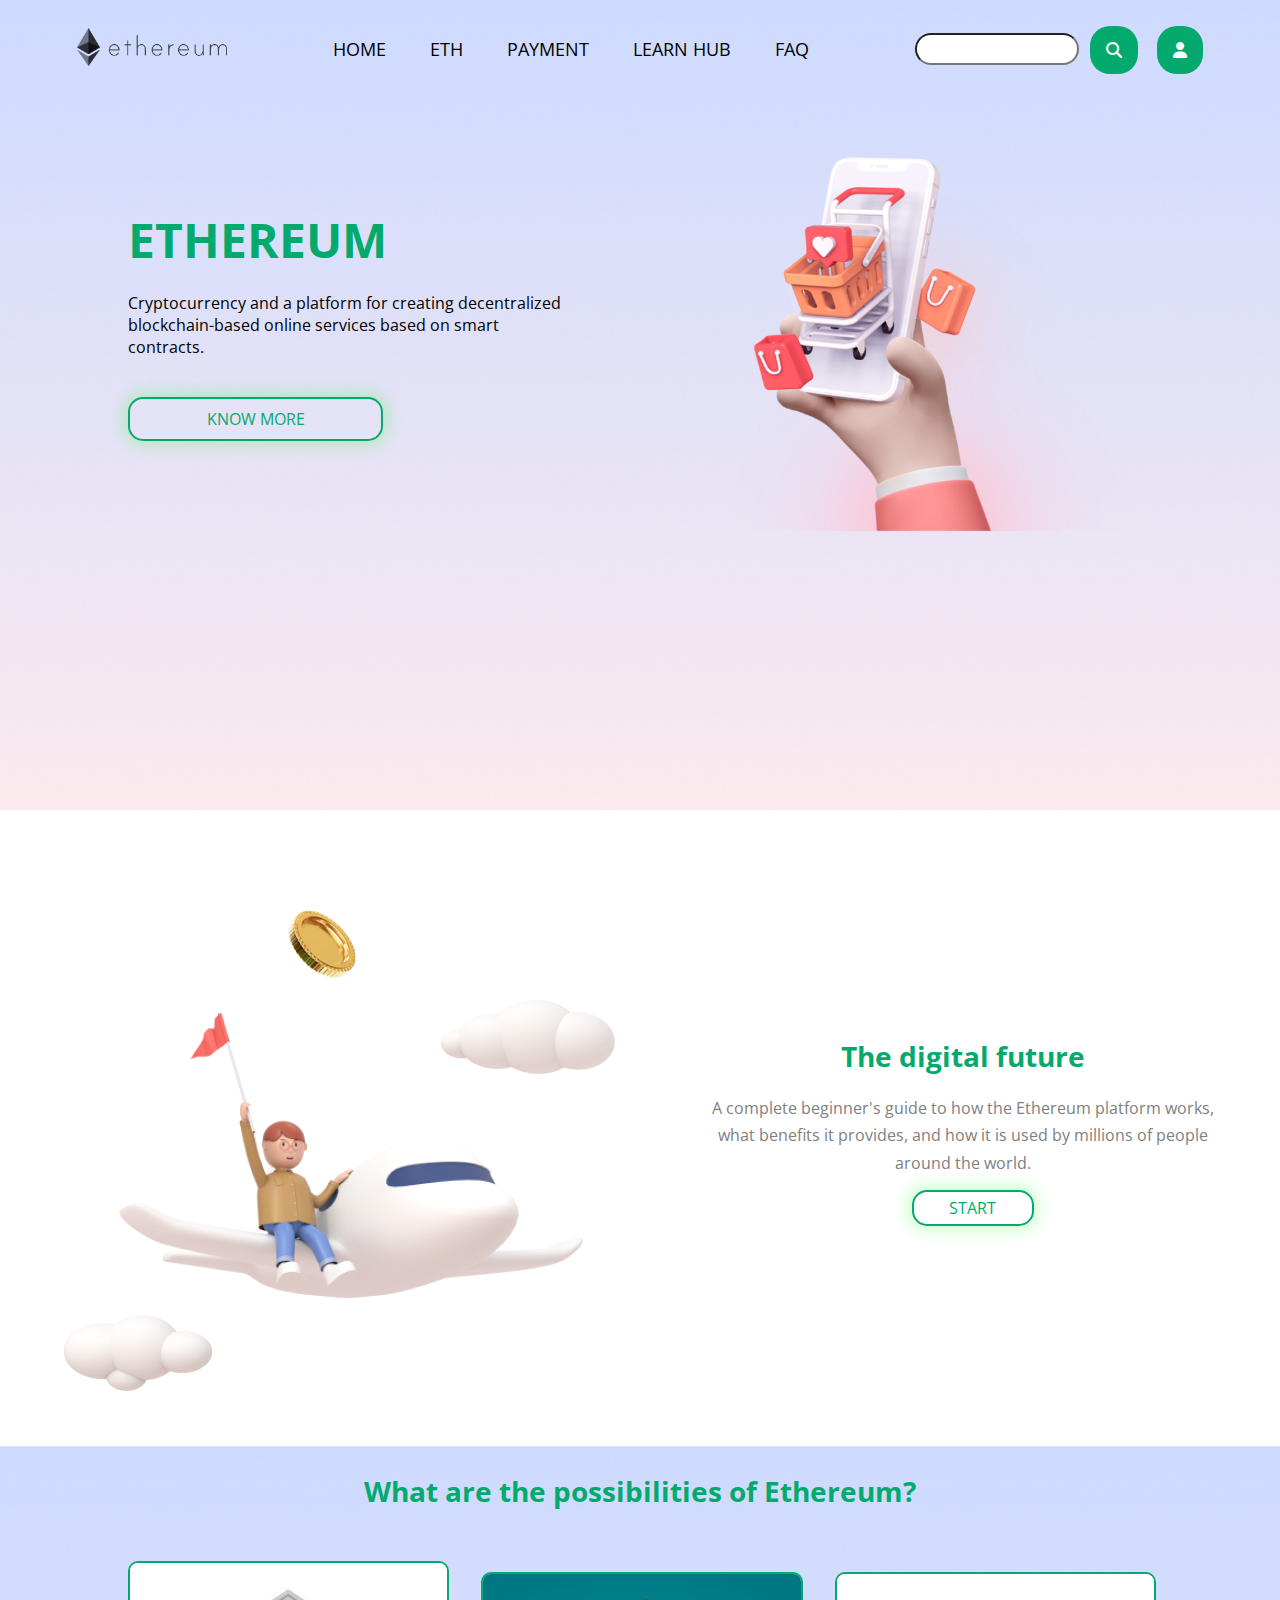
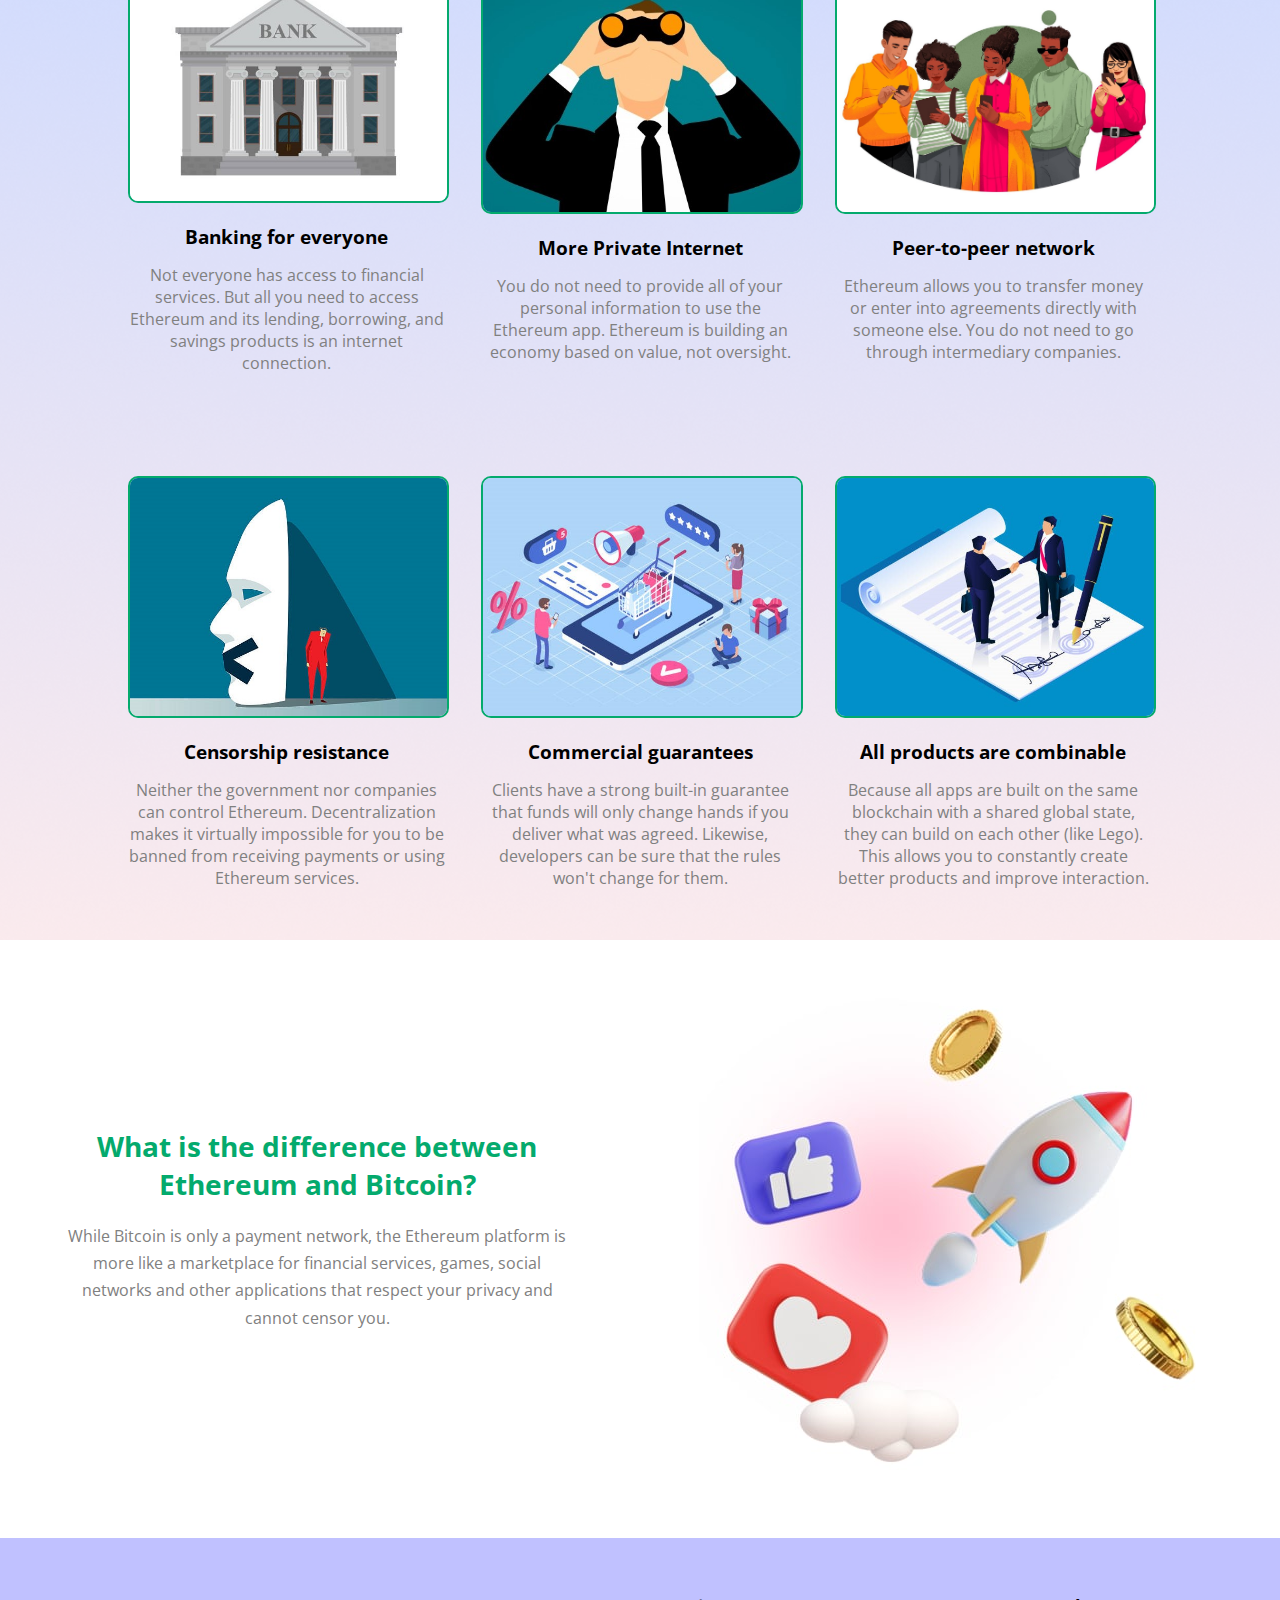
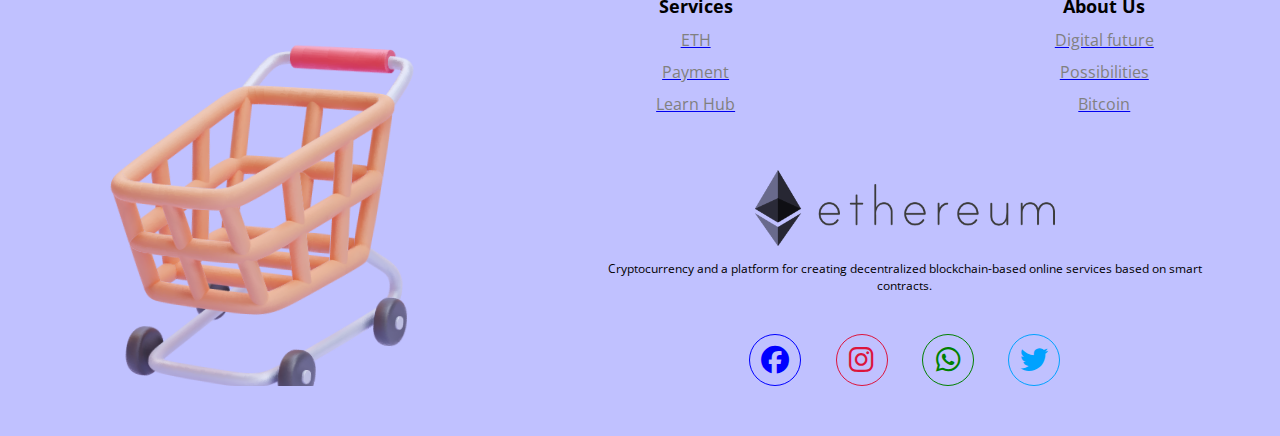
<file: pages/index.html>
<!DOCTYPE html>
<html lang="en">
<head>
    <meta charset="UTF-8">
    <meta http-equiv="X-UA-Compatible" content="IE=edge">
    <meta name="viewport" content="width=device-width, initial-scale=1.0">
    <title>Home</title>
    <link rel="stylesheet" href="../styles/style.css">
    <link rel="stylesheet" href="../styles/home.css">
    <link rel="stylesheet" href="https://cdnjs.cloudflare.com/ajax/libs/font-awesome/6.2.1/css/all.min.css">
</head>
<body>
    <header>
        <nav>
            <a href="./index.html">
                <img src="../images/logo.png" alt="">
            </a>

            <div class="nav-links">
                <ul>
                    <li><a target="_blank" href="./index.html">Home</a></li>
                    <li><a target="_blank" href="./eth.html">ETH</a></li>
                    <li><a target="_blank" href="./payment.html">Payment</a></li>
                    <li><a target="_blank" href="./learn.html">Learn Hub</a></li>
                    <li><a target="_blank" href="./faq.html">FAQ</a></li>
                </ul>
            </div>

            <div class="nav-icons">
                <input type="text">
                <i class="fa-solid fa-magnifying-glass dropbtn"></i>

                <div class="dropdown">
                    <i class="fa-solid fa-user dropbtn"></i>
                    <div class="dropdown-content">
                      <a target="_blank" href="./sign_in.html">SIGN IN</a>
                      <a target="_blank" href="./sign_up.html">SIGN UP</a>
                    </div>
                </div>
            </div>
        </nav>

        <div class="header">
            <div class="header-text">
                <h1>ETHEREUM</h1>
                <p>Cryptocurrency and a platform for creating decentralized blockchain-based online services based on smart contracts.</p>
                <a class="btn" href="#block1">KNOW MORE</a>
            </div>

            <div class="header-img">
                <img src="../images/1.png" alt="">
            </div>
            
        </div>
    </header>

    <main>
        <section id="block1" class="block">
            <div class="block1-img">
                <img src="../images/home1.png" alt="">
            </div>

            <div class="block1-text">
                <h3>The digital future</h3>
                <p>A complete beginner's guide to how the Ethereum platform works, what benefits it provides, and how it is used by millions of people around the world.</p>
                <a target="_blank" class="btn" href="./learn.html">START</a>
            </div>
        </section>

        <section id="block3">
            <div class="block3-header">
                <h1>What are the possibilities of Ethereum?</h1>

                <div class="row">
                    <div class="block3-col">
                        <a href="../images/bank.jpg" target="_blank"><img title="Banking for everyone" src="../images/bank.jpg" alt=""></a>
                        <h3>Banking for everyone</h3>
                        <p>Not everyone has access to financial services. But all you need to access Ethereum and its lending, borrowing, and savings products is an internet connection.</p>
                    </div>

                    <div class="block3-col">
                        <a href="../images/shpion.jpg" target="_blank"><img title="More Private Internet" src="../images/shpion.jpg" alt=""></a>
                        <h3>More Private Internet</h3>
                        <p>You do not need to provide all of your personal information to use the Ethereum app. Ethereum is building an economy based on value, not oversight.</p>
                    </div>

                    <div class="block3-col">
                        <a href="../images/people.jpg" target="_blank"><img title="Peer-to-peer network" src="../images/people.jpg" alt=""></a>
                        
                        <h3>Peer-to-peer network</h3>
                        <p>Ethereum allows you to transfer money or enter into agreements directly with someone else. You do not need to go through intermediary companies.</p>
                    </div>
                </div>

                <div class="row">
                    <div class="block3-col">
                        <a href="../images/cencor.jpg" target="_blank"><img title="Censorship resistance" src="../images/cencor.jpg" alt=""></a>
                        
                        <h3>Censorship resistance</h3>
                        <p>Neither the government nor companies can control Ethereum. Decentralization makes it virtually impossible for you to be banned from receiving payments or using Ethereum services.</p>
                    </div>

                    <div class="block3-col">
                        <a href="../images/commerse.jpg" target="_blank"><img title="Commercial guarantees" src="../images/commerse.jpg" alt=""></a>
                        
                        <h3>Commercial guarantees</h3>
                        <p>Clients have a strong built-in guarantee that funds will only change hands if you deliver what was agreed. Likewise, developers can be sure that the rules won't change for them.</p>
                    </div>

                    <div class="block3-col">
                        <a href="../images/contract.jpg" target="_blank"><img title="All products are combinable" src="../images/contract.jpg" alt=""></a>
                        
                        <h3>All products are combinable</h3>
                        <p>Because all apps are built on the same blockchain with a shared global state, they can build on each other (like Lego). This allows you to constantly create better products and improve interaction.</p>
                    </div>
                </div>
            </div>
        </section>

        <section id="block4" class="block">
            <div class="block1-text">
                <h3>What is the difference between Ethereum and Bitcoin?</h3>
                <p>While Bitcoin is only a payment network, the Ethereum platform is more like a marketplace for financial services, games, social networks and other applications that respect your privacy and cannot censor you.</p>
            </div>

            <div class="block1-img">
                <img src="../images/home2.jpg" alt="">
            </div>
        </section>



    </main>

    <footer>
        <div class="footer">
            <div class="footer_left">
                <img src="../images/footer.png" alt="">
            </div>
    
            <div class="footer_right">
                <div class="footer_text">
                    <div class="footer-subtext">
                        <h4>Services</h4>
                        <ul>
                            <a href="./eth.html"><li>ETH</li></a>
                            <a href="./payment.html"><li>Payment</li></a>
                            <a href="./learn.html"><li>Learn Hub</li></a>
                        </ul>
                    </div>
        
                    <div class="footer-subtext">
                        <h4>About Us</h4>
                        <ul>
                            <a href="#block1"><li>Digital future</li></a>
                            <a href="#block3"><li>Possibilities</li></a>
                            <a href="#block4"><li>Bitcoin</li></a>
                        </ul>
                    </div>
                </div>
        
                <div class="footer_logo">
                    <img src="../images/logo.png" alt="">
                    <p>Cryptocurrency and a platform for creating decentralized blockchain-based online services based on smart contracts.
                    </p>
                </div>
        
                <div class="footer_icons">
                    <ul>
                        <li class="facebook"><i class="fa-brands fa-facebook"></i></li>
                        <li class="instagram"><i class="fa-brands fa-instagram"></i></li>
                        <li class="whatsapp"><i class="fa-brands fa-whatsapp"></i></li>
                        <li class="twitter"><i class="fa-brands fa-twitter"></i></li>
                    </ul>
                </div>
            </div>
        </div>
    </footer>
</body>
</html>
</file>
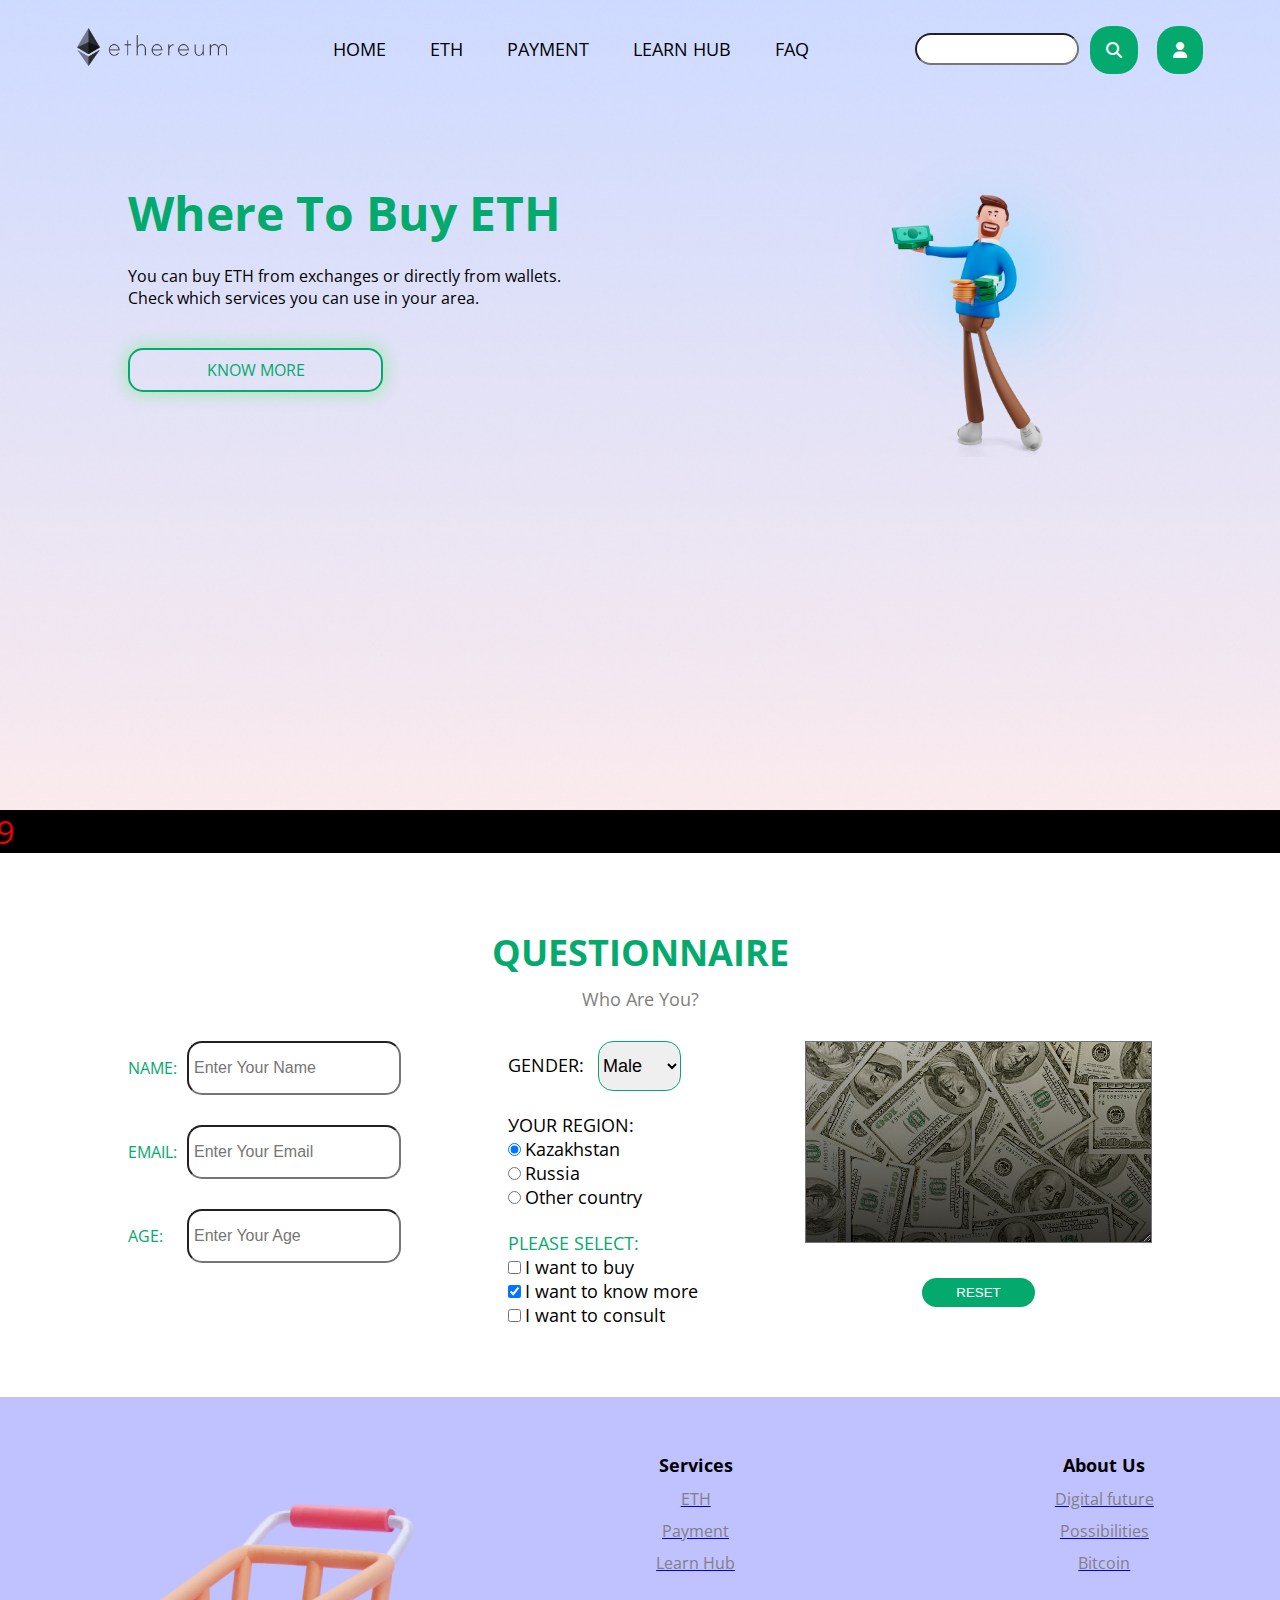
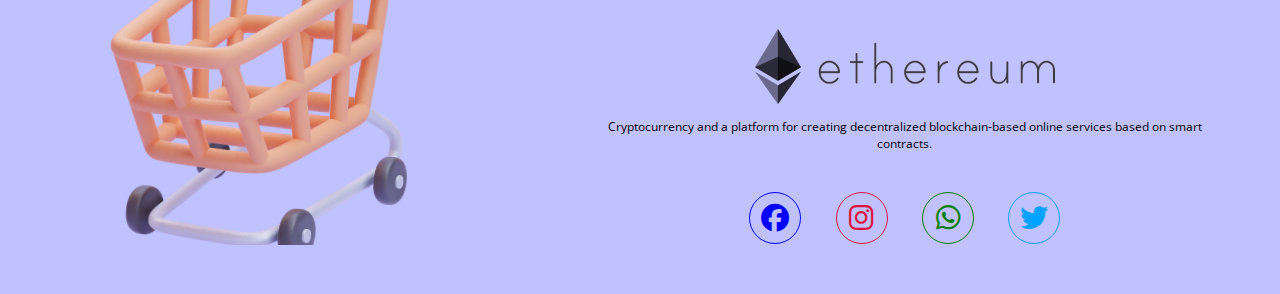
<file: pages/eth.html>
<!DOCTYPE html>
<html lang="en">
<head>
    <meta charset="UTF-8">
    <meta http-equiv="X-UA-Compatible" content="IE=edge">
    <meta name="viewport" content="width=device-width, initial-scale=1.0">
    <title>ETH</title>
    <link rel="stylesheet" href="../styles/style.css">
    <link rel="stylesheet" href="../styles/eth.css">
    <link rel="stylesheet" href="https://cdnjs.cloudflare.com/ajax/libs/font-awesome/6.2.1/css/all.min.css">
</head>
<body>
    <header>
        <nav>
            <a href="./index.html">
                <img src="../images/logo.png" alt="">
            </a>

            <div class="nav-links">
                <ul>
                    <li><a target="_blank" href="./index.html">Home</a></li>
                    <li><a target="_blank" href="./eth.html">ETH</a></li>
                    <li><a target="_blank" href="./payment.html">Payment</a></li>
                    <li><a target="_blank" href="./learn.html">Learn Hub</a></li>
                    <li><a target="_blank" href="./faq.html">FAQ</a></li>
                </ul>
            </div>

            <div class="nav-icons">
                <input type="text">
                <i class="fa-solid fa-magnifying-glass dropbtn"></i>

                <div class="dropdown">
                    <i class="fa-solid fa-user dropbtn"></i>
                    <div class="dropdown-content">
                      <a target="_blank" href="./sign_in.html">SIGN IN</a>
                      <a target="_blank" href="./sign_up.html">SIGN UP</a>
                    </div>
                  </div>
            </div>
        </nav>

        <div class="header">
            <div class="header-text">
                <h1>Where To Buy ETH</h1>
                <p>You can buy ETH from exchanges or directly from wallets.
                Check which services you can use in your area.</p>
                <a class="btn" href="#block2">KNOW MORE</a>
            </div>

            <div class="header-img">
                <img src="../images/3.png" alt="">
            </div>
            
        </div>
    </header>

    <main>
        <section id="block1">
            <marquee direction="right">
                CURRENT PRICE ETH (USD) <span>$1128.69</span>
            </marquee>
        </section>

        <section id="block2">
            <h2>QUESTIONNAIRE</h2>
            <p>Who Are You?</p>
            <div class="block2-holder">
                <div class="input">
                    <div>
                        <label>Name:</label>
                        <input type="text" placeholder="Enter Your Name">
                    </div>
        
                    <div>
                        <label>Email:</label>
                        <input type="email" placeholder="Enter Your Email">
                    </div>
        
                    <div>
                        <label>Age:</label>
                        <input type="number" placeholder="Enter Your Age">
                    </div>
                </div>
    
                <div class="radio">
                    <div class="gender">
                        <label for="gender">Gender:</label>
                        <select name="gender" id="gender">
                            <option value="male">Male</option>
                            <option value="female">Female</option>
                        </select>
                    </div>

                    <br>
        
                    <div class="reg">
                        <label class="region">Уour region:</label> <br>
                        <input checked name="country" type="radio" id="kz" value="kz">
                        <label for="kz">Kazakhstan</label><br>
                        <input name="country" type="radio" id="ru" value="ru">
                        <label for="kz">Russia</label><br>
                        <input name="country" type="radio" id="en" value=en">
                        <label for="kz">Other country</label><br>
                    </div>

                    <br>
        
                    <div>
                        <label class="act">Please select:</label> <br>
                        <input type="checkbox" id="buy" name="act">
                        <label for="buy">I want to buy</label><br>
                        <input checked type="checkbox" id="know" name="act">
                        <label for="buy">I want to know more</label><br>
                        <input type="checkbox" id="consult" name="act">
                        <label for="buy">I want to consult</label><br>
                    </div>
                </div>  


                <div class="text">
                    <textarea cols="30" rows="10"></textarea> <br>
                    <input onclick="window.location.reload();" type="submit" value="RESET">
                </div>
            </div>
            
        </section>
    </main>

    <footer>
        <div class="footer">
            <div class="footer_left">
                <img src="../images/footer.png" alt="">
            </div>
    
            <div class="footer_right">
                <div class="footer_text">
                    <div class="footer-subtext">
                        <h4>Services</h4>
                        <ul>
                            <a href="./eth.html"><li>ETH</li></a>
                            <a href="./payment.html"><li>Payment</li></a>
                            <a href="./learn.html"><li>Learn Hub</li></a>
                        </ul>
                    </div>
        
                    <div class="footer-subtext">
                        <h4>About Us</h4>
                        <ul>
                            <a target="_blank" href="./index.html"><li>Digital future</li></a>
                            <a target="_blank" href="./index.html"><li>Possibilities</li></a>
                            <a target="_blank" href="./index.html"><li>Bitcoin</li></a>
                        </ul>
                    </div>
                </div>
        
                <div class="footer_logo">
                    <img src="../images/logo.png" alt="">
                    <p>Cryptocurrency and a platform for creating decentralized blockchain-based online services based on smart contracts.
                    </p>
                </div>
        
                <div class="footer_icons">
                    <ul>
                        <li class="facebook"><i class="fa-brands fa-facebook"></i></li>
                        <li class="instagram"><i class="fa-brands fa-instagram"></i></li>
                        <li class="whatsapp"><i class="fa-brands fa-whatsapp"></i></li>
                        <li class="twitter"><i class="fa-brands fa-twitter"></i></li>
                    </ul>
                </div>
            </div>
        </div>
    </footer>
</body>
</html>
</file>
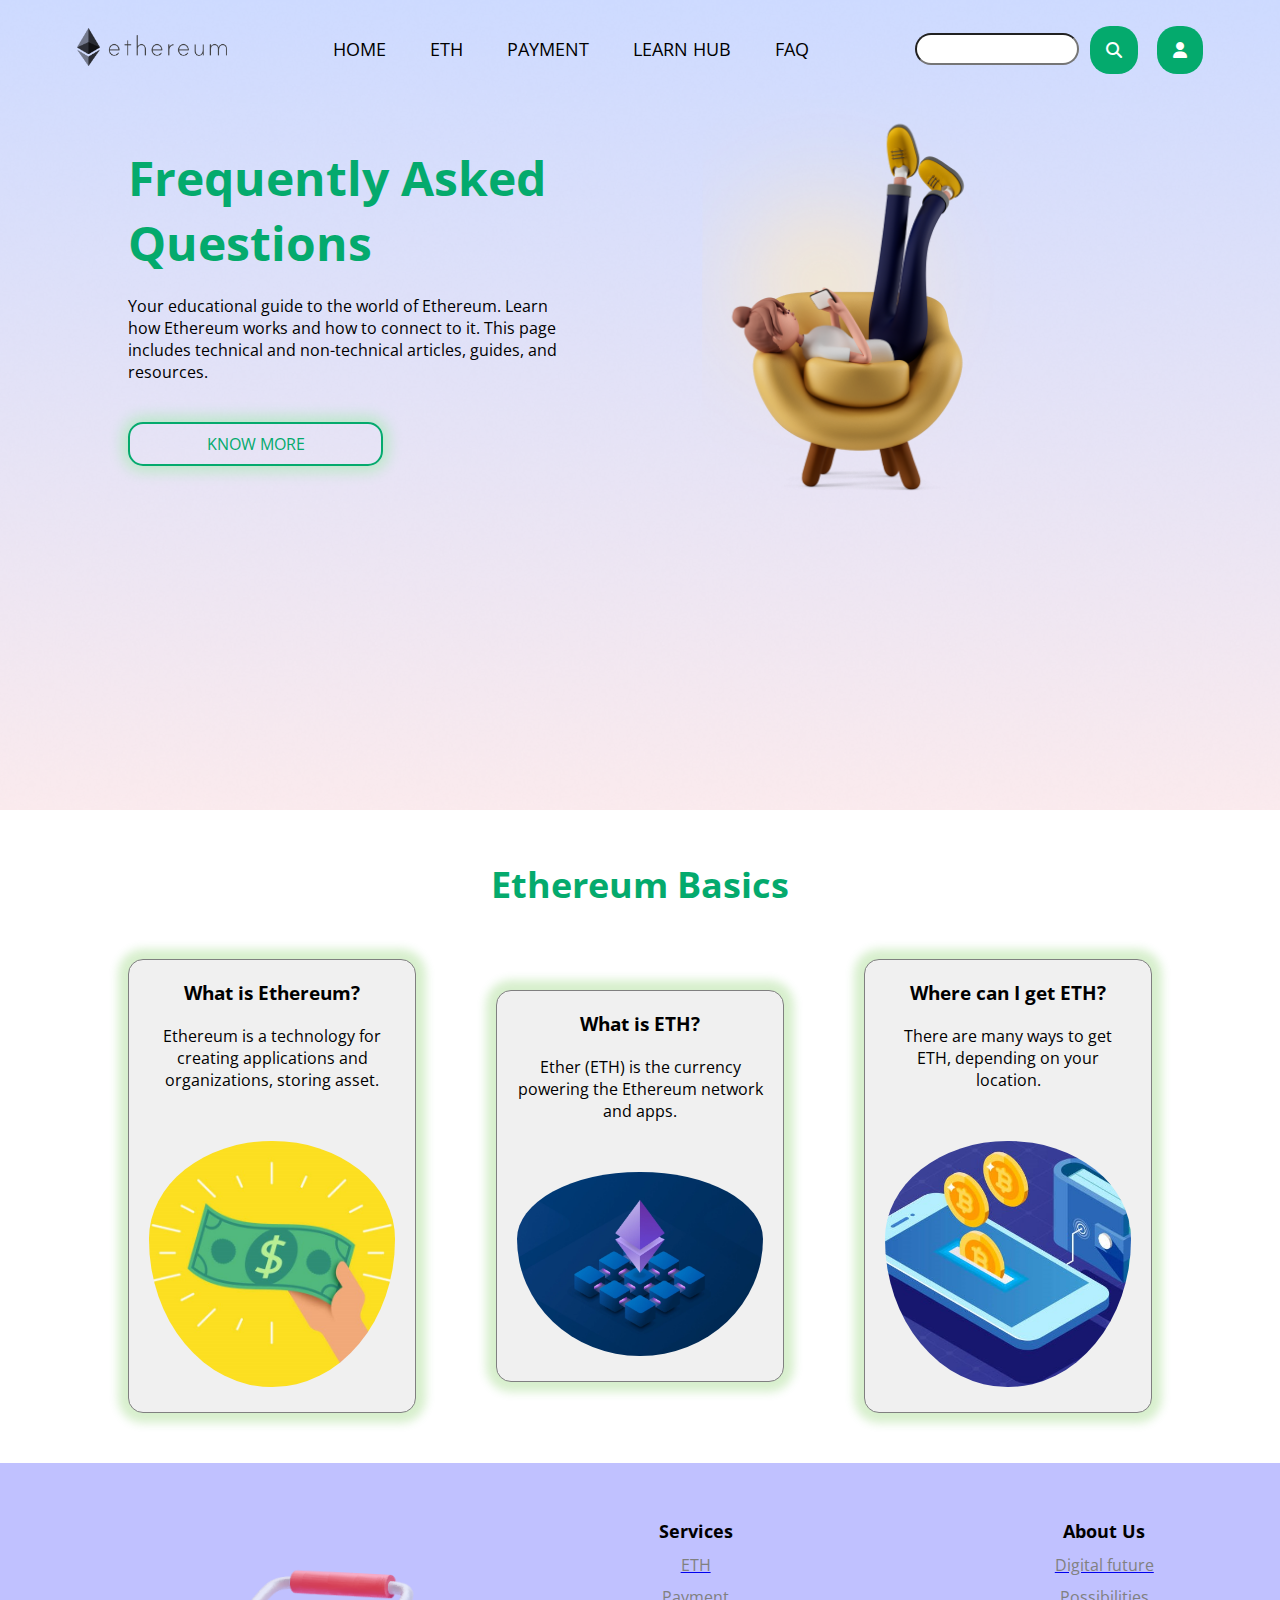
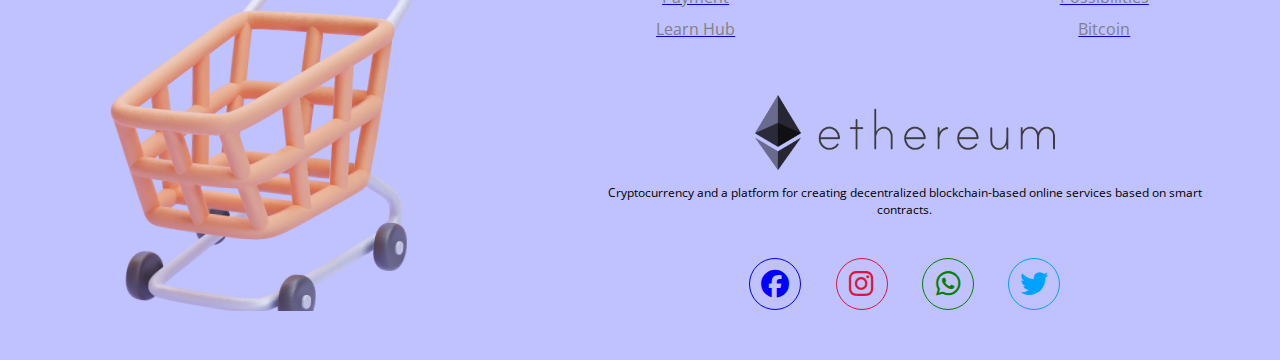
<file: pages/faq.html>
<!DOCTYPE html>
<html lang="en">
<head>
    <meta charset="UTF-8">
    <meta http-equiv="X-UA-Compatible" content="IE=edge">
    <meta name="viewport" content="width=device-width, initial-scale=1.0">
    <title>FAQ</title>
    <link rel="stylesheet" href="../styles/style.css">
    <link rel="stylesheet" href="../styles/faq.css">
    <link rel="stylesheet" href="https://cdnjs.cloudflare.com/ajax/libs/font-awesome/6.2.1/css/all.min.css">
</head>
<body>
    <header>
        <nav>
            <a href="./index.html">
                <img src="../images/logo.png" alt="">
            </a>

            <div class="nav-links">
                <ul>
                    <li><a target="_blank" href="./index.html">Home</a></li>
                    <li><a target="_blank" href="./eth.html">ETH</a></li>
                    <li><a target="_blank" href="./payment.html">Payment</a></li>
                    <li><a target="_blank" href="./learn.html">Learn Hub</a></li>
                    <li><a target="_blank" href="./faq.html">FAQ</a></li>
                </ul>
            </div>

            <div class="nav-icons">
                <input type="text">
                <i class="fa-solid fa-magnifying-glass dropbtn"></i>

                <div class="dropdown">
                    <i class="fa-solid fa-user dropbtn"></i>
                    <div class="dropdown-content">
                      <a target="_blank" href="./sign_in.html">SIGN IN</a>
                      <a target="_blank" href="./sign_up.html">SIGN UP</a>
                    </div>
                </div>
            </div>
        </nav>

        <div class="header">
            <div class="header-text">
                <h1>Frequently Asked Questions</h1>
                <p>Your educational guide to the world of Ethereum. Learn how Ethereum works and how to connect to it. This page includes technical and non-technical articles, guides, and resources.</p>
                <a class="btn" href="#block2">KNOW MORE</a>
            </div>

            <div class="header-img">
                <img src="../images/2.png" alt="">
            </div>
            
        </div>
    </header>

    <section id="block2">
        <h2>Ethereum Basics</h2>
        <div class="row">
            <div class="block2-col">
                <h3>What is Ethereum?</h3>
                <p>Ethereum is a technology for creating applications and organizations, storing asset.</p>
                <img src="../images/faq2.jpg" alt="">
            </div>

            <div class="block2-col">
                <h3>What is ETH?</h3>
                <p>Ether (ETH) is the currency powering the Ethereum network and apps.</p>
                <img src="../images/faq2.webp" alt="">
            </div>

            <div class="block2-col b">
                <h3>Where can I get ETH?</h3>
                <p>There are many ways to get ETH, depending on your location.</p>
                <img src="../images/faq3.jpg" alt="">
            </div>
        </div>
    </section>

    <footer>
        <div class="footer">
            <div class="footer_left">
                <img src="../images/footer.png" alt="">
            </div>
    
            <div class="footer_right">
                <div class="footer_text">
                    <div class="footer-subtext">
                        <h4>Services</h4>
                        <ul>
                            <a href="./eth.html"><li>ETH</li></a>
                            <a href="./payment.html"><li>Payment</li></a>
                            <a href="./learn.html"><li>Learn Hub</li></a>
                        </ul>
                    </div>
        
                    <div class="footer-subtext">
                        <h4>About Us</h4>
                        <ul>
                            <a target="_blank" href="./index.html"><li>Digital future</li></a>
                            <a target="_blank" href="./index.html"><li>Possibilities</li></a>
                            <a target="_blank" href="./index.html"><li>Bitcoin</li></a>
                        </ul>
                    </div>
                </div>
        
                <div class="footer_logo">
                    <img src="../images/logo.png" alt="">
                    <p>Cryptocurrency and a platform for creating decentralized blockchain-based online services based on smart contracts.
                    </p>
                </div>
        
                <div class="footer_icons">
                    <ul>
                        <li class="facebook"><i class="fa-brands fa-facebook"></i></li>
                        <li class="instagram"><i class="fa-brands fa-instagram"></i></li>
                        <li class="whatsapp"><i class="fa-brands fa-whatsapp"></i></li>
                        <li class="twitter"><i class="fa-brands fa-twitter"></i></li>
                    </ul>
                </div>
            </div>
        </div>
    </footer>
</body>
</html>
</file>
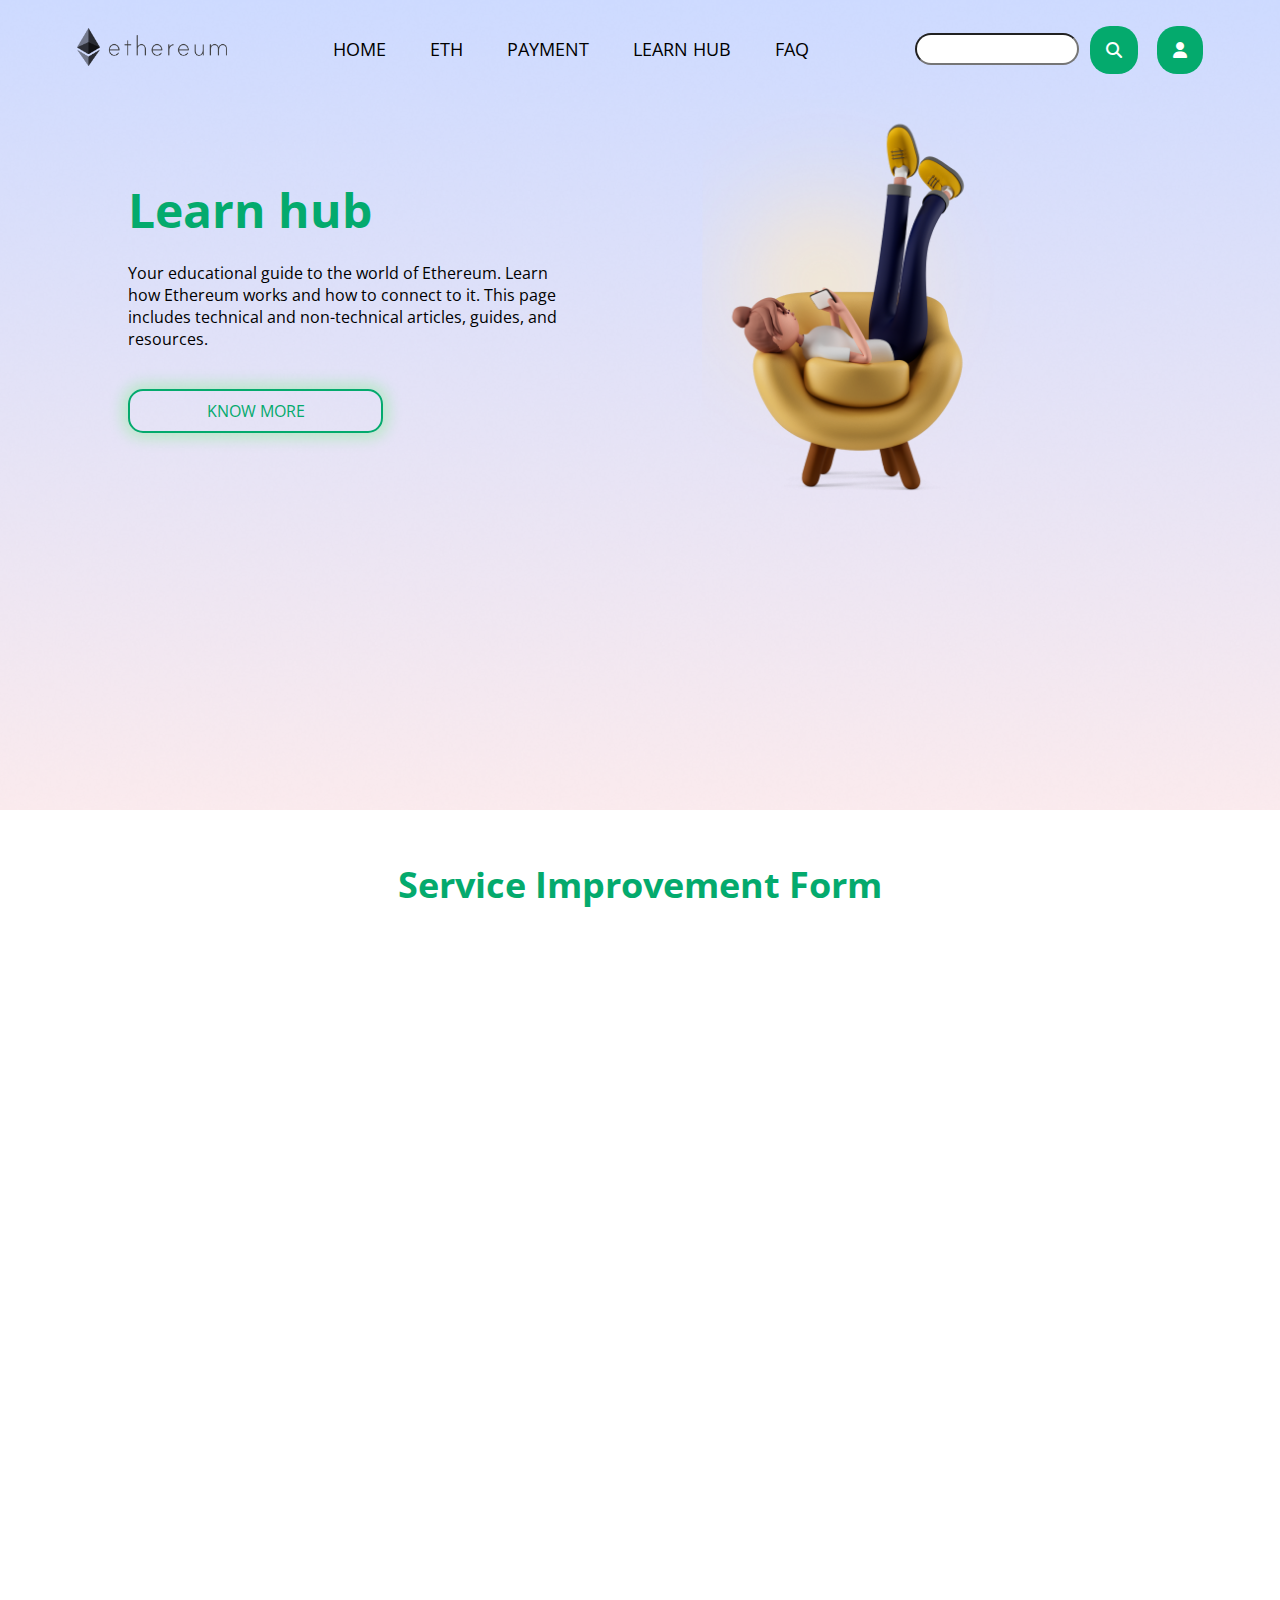
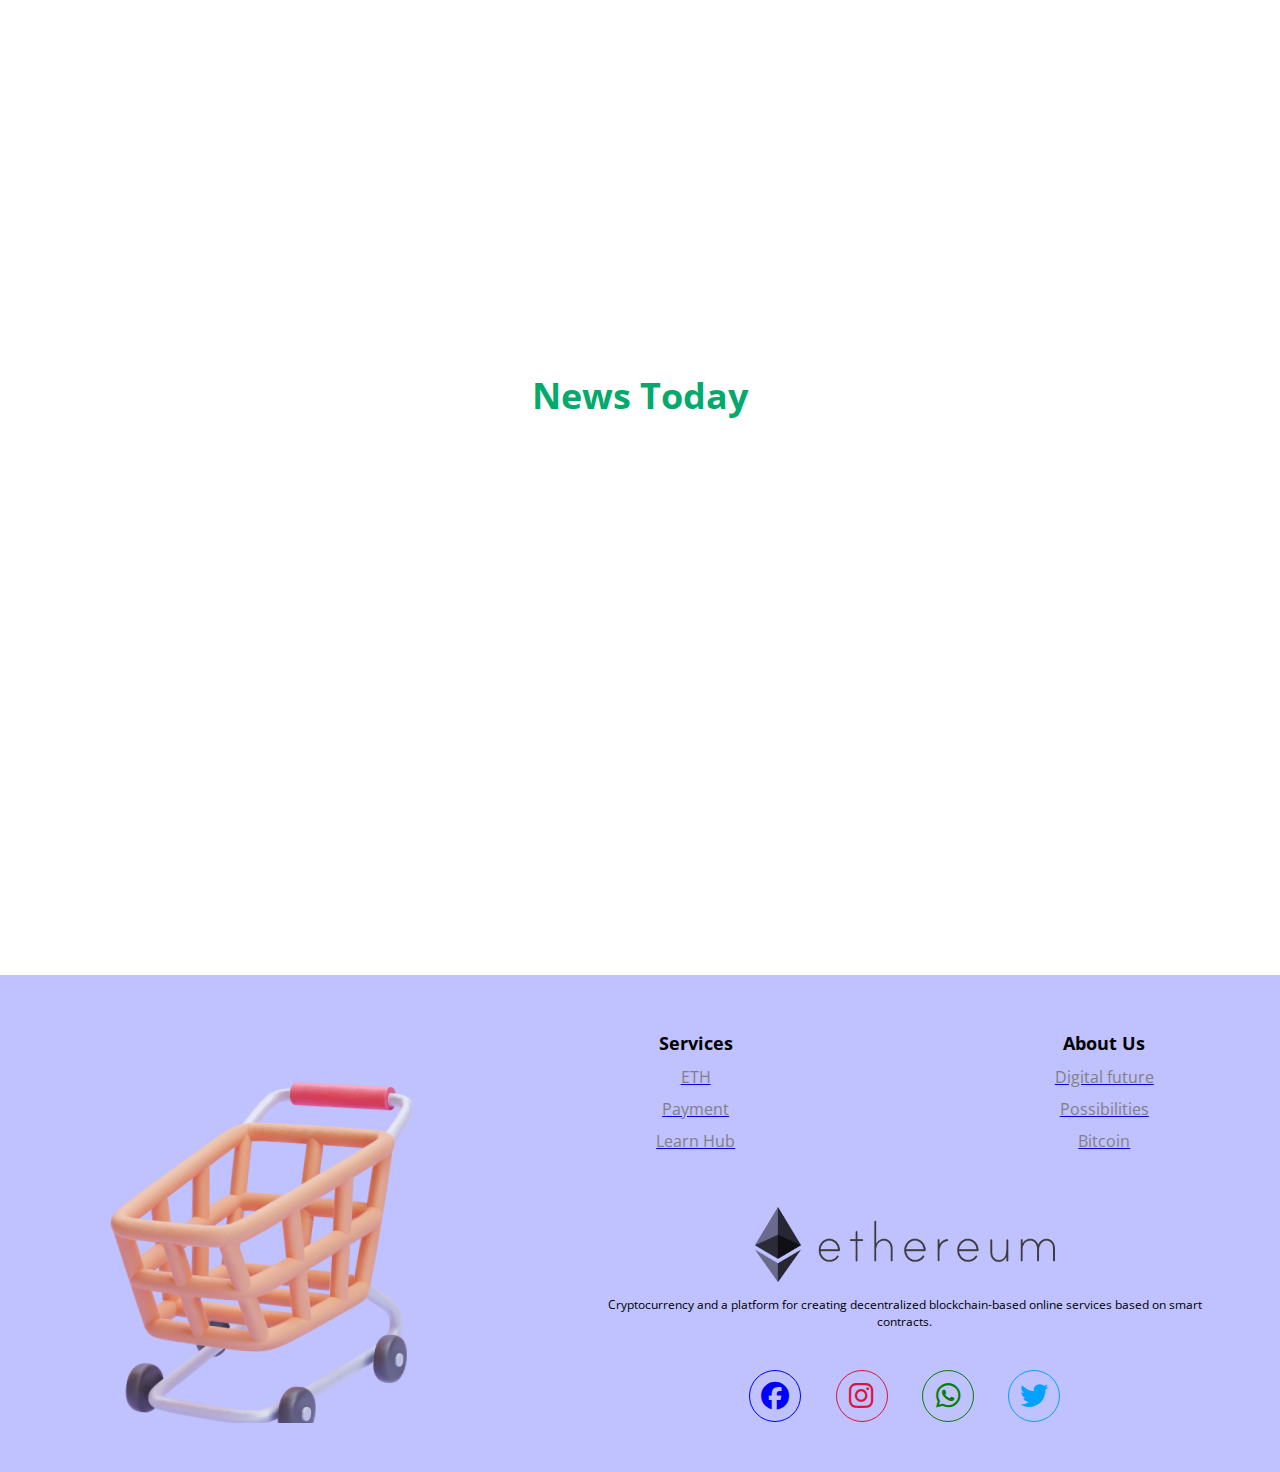
<file: pages/learn.html>
<!DOCTYPE html>
<html lang="en">
<head>
    <meta charset="UTF-8">
    <meta http-equiv="X-UA-Compatible" content="IE=edge">
    <meta name="viewport" content="width=device-width, initial-scale=1.0">
    <title>Learn Hub</title>
    <link rel="stylesheet" href="../styles/style.css">
    <link rel="stylesheet" href="../styles/faq.css">
    <link rel="stylesheet" href="https://cdnjs.cloudflare.com/ajax/libs/font-awesome/6.2.1/css/all.min.css">
</head>
<body>
    <header>
        <nav>
            <a href="./index.html">
                <img src="../images/logo.png" alt="">
            </a>

            <div class="nav-links">
                <ul>
                    <li><a target="_blank" href="./index.html">Home</a></li>
                    <li><a target="_blank" href="./eth.html">ETH</a></li>
                    <li><a target="_blank" href="./payment.html">Payment</a></li>
                    <li><a target="_blank" href="./learn.html">Learn Hub</a></li>
                    <li><a target="_blank" href="./faq.html">FAQ</a></li>
                </ul>
            </div>

            <div class="nav-icons">
                <input type="text">
                <i class="fa-solid fa-magnifying-glass dropbtn"></i>

                <div class="dropdown">
                    <i class="fa-solid fa-user dropbtn"></i>
                    <div class="dropdown-content">
                      <a target="_blank" href="./sign_in.html">SIGN IN</a>
                      <a target="_blank" href="./sign_up.html">SIGN UP</a>
                    </div>
                </div>
            </div>
        </nav>

        <div class="header">
            <div class="header-text">
                <h1>Learn hub</h1>
                <p>Your educational guide to the world of Ethereum. Learn how Ethereum works and how to connect to it. This page includes technical and non-technical articles, guides, and resources.</p>
                <a class="btn" href="#block1">KNOW MORE</a>
            </div>

            <div class="header-img">
                <img src="../images/2.png" alt="">
            </div>
            
        </div>
    </header>

    <section id="block1">
        <h2>Service Improvement Form</h2>
        <iframe src="https://docs.google.com/forms/d/e/1FAIpQLScPzhBWB9KO6IsgQyXIEz9oXFthaD0MWmST0UlHgxq7wR9FUA/viewform?embedded=true" width="640" height="957" frameborder="0" marginheight="0" marginwidth="0">Загрузка…</iframe>
    </section>

    <section id="block2">
        <h2>News Today</h2>
        <iframe width="900" height="450" src="https://www.youtube.com/embed/6VsKPLakVlM" title="YouTube video player" frameborder="0" allow="accelerometer; autoplay; clipboard-write; encrypted-media; gyroscope; picture-in-picture" allowfullscreen></iframe>
    </section>

    <footer>
        <div class="footer">
            <div class="footer_left">
                <img src="../images/footer.png" alt="">
            </div>
    
            <div class="footer_right">
                <div class="footer_text">
                    <div class="footer-subtext">
                        <h4>Services</h4>
                        <ul>
                            <a href="./eth.html"><li>ETH</li></a>
                            <a href="./payment.html"><li>Payment</li></a>
                            <a href="./learn.html"><li>Learn Hub</li></a>
                        </ul>
                    </div>
        
                    <div class="footer-subtext">
                        <h4>About Us</h4>
                        <ul>
                            <a target="_blank" href="./index.html"><li>Digital future</li></a>
                            <a target="_blank" href="./index.html"><li>Possibilities</li></a>
                            <a target="_blank" href="./index.html"><li>Bitcoin</li></a>
                        </ul>
                    </div>
                </div>
        
                <div class="footer_logo">
                    <img src="../images/logo.png" alt="">
                    <p>Cryptocurrency and a platform for creating decentralized blockchain-based online services based on smart contracts.
                    </p>
                </div>
        
                <div class="footer_icons">
                    <ul>
                        <li class="facebook"><i class="fa-brands fa-facebook"></i></li>
                        <li class="instagram"><i class="fa-brands fa-instagram"></i></li>
                        <li class="whatsapp"><i class="fa-brands fa-whatsapp"></i></li>
                        <li class="twitter"><i class="fa-brands fa-twitter"></i></li>
                    </ul>
                </div>
            </div>
        </div>
    </footer>
</body>
</html>
</file>
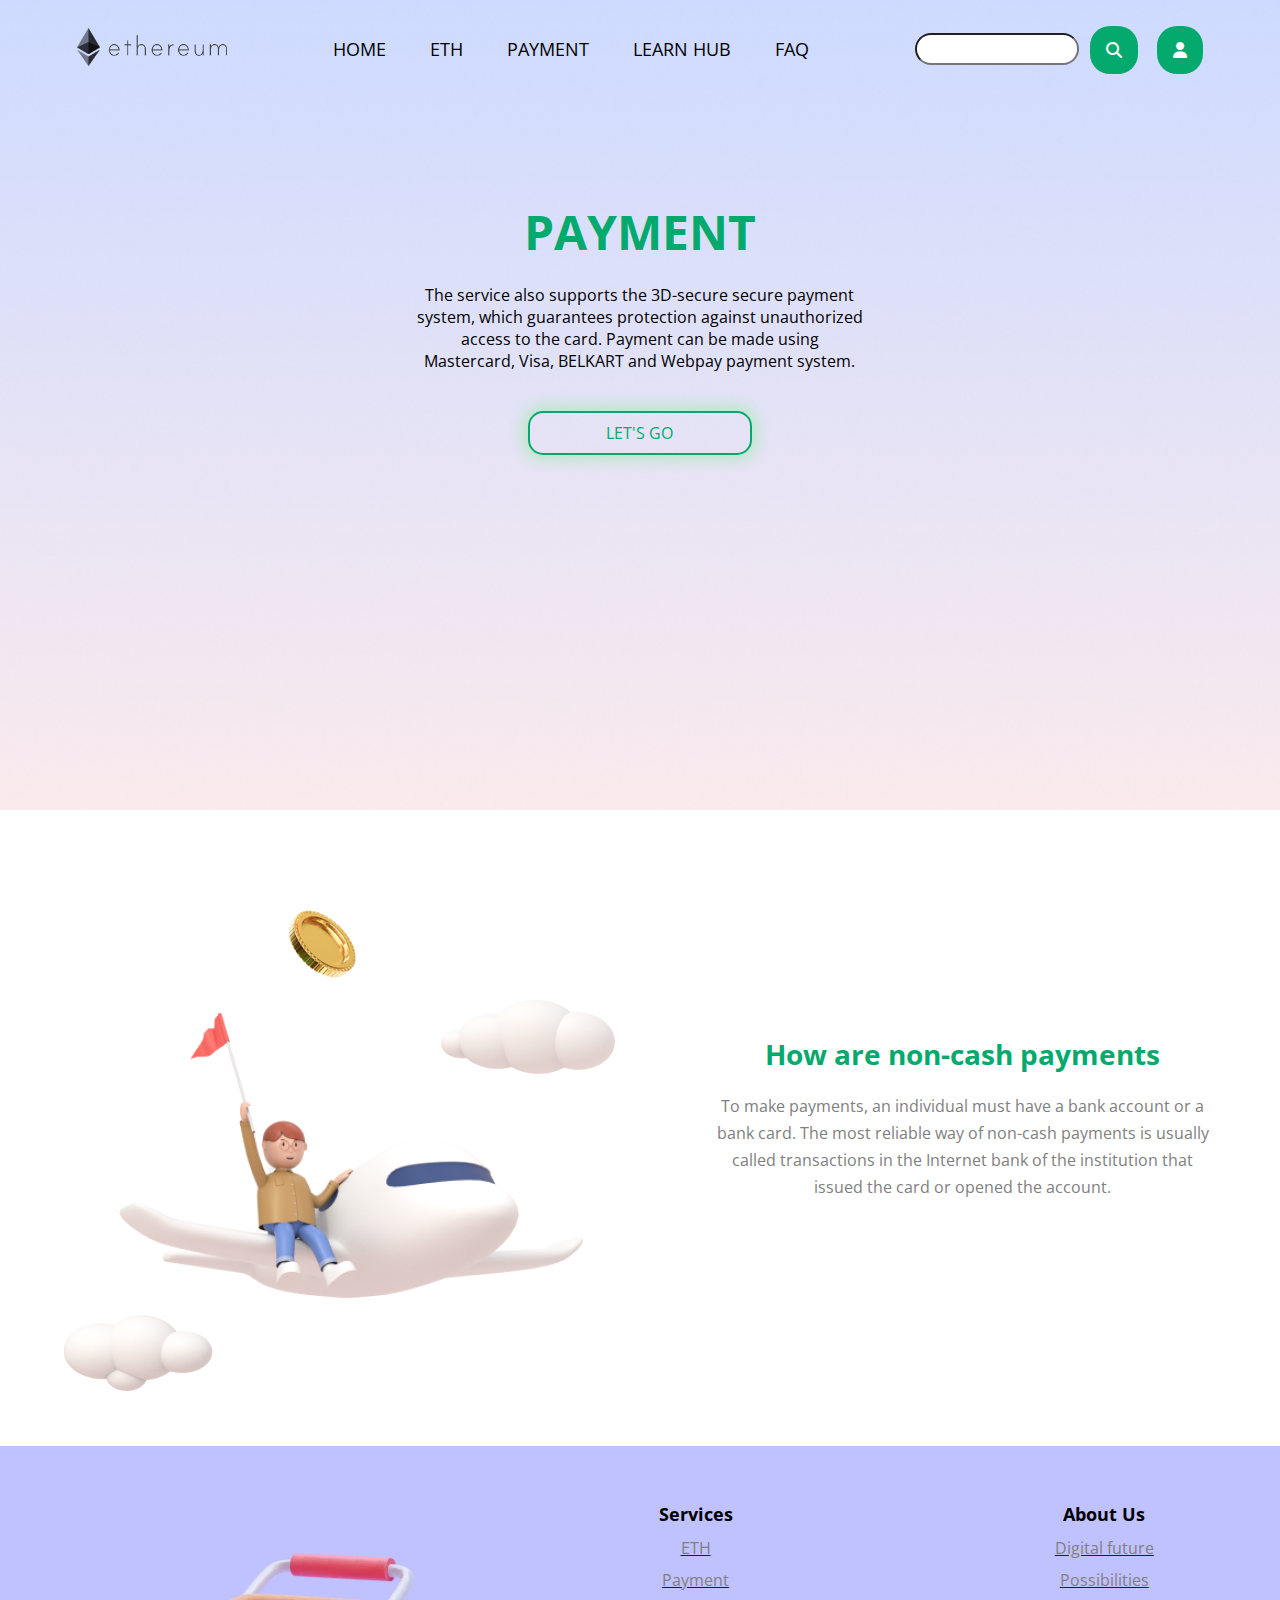
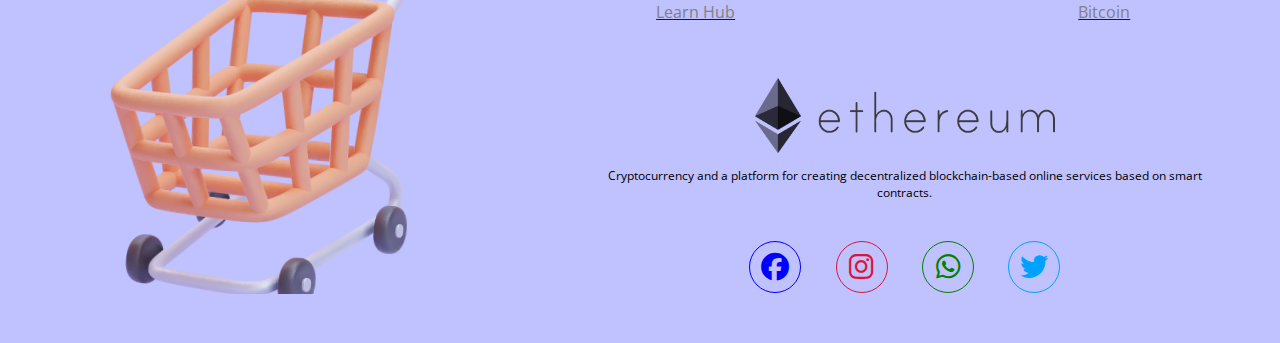
<file: pages/payment.html>
<!DOCTYPE html>
<html lang="en">
<head>
    <meta charset="UTF-8">
    <meta http-equiv="X-UA-Compatible" content="IE=edge">
    <meta name="viewport" content="width=device-width, initial-scale=1.0">
    <title>Payment</title>
    <link rel="stylesheet" href="../styles/style.css">
    <link rel="stylesheet" href="../styles/payment.css">
    <link rel="stylesheet" href="https://cdnjs.cloudflare.com/ajax/libs/font-awesome/6.2.1/css/all.min.css">
</head>
<body>
    <header>
        <nav>
            <a href="./index.html">
                <img src="../images/logo.png" alt="">
            </a>

            <div class="nav-links">
                <ul>
                    <li><a target="_blank" href="./index.html">Home</a></li>
                    <li><a target="_blank" href="./eth.html">ETH</a></li>
                    <li><a target="_blank" href="./payment.html">Payment</a></li>
                    <li><a target="_blank" href="./learn.html">Learn Hub</a></li>
                    <li><a target="_blank" href="./faq.html">FAQ</a></li>
                </ul>
            </div>

            <div class="nav-icons">
                <input type="text">
                <i class="fa-solid fa-magnifying-glass dropbtn"></i>

                <div class="dropdown">
                    <i class="fa-solid fa-user dropbtn"></i>
                    <div class="dropdown-content">
                      <a target="_blank" href="./sign_in.html">SIGN IN</a>
                      <a target="_blank" href="./sign_up.html">SIGN UP</a>
                    </div>
                </div>
            </div>
        </nav>

        <div class="header">
            <div class="header-text">
                <h1>PAYMENT</h1>
                <p>The service also supports the 3D-secure secure payment system, which guarantees protection against unauthorized access to the card. Payment can be made using Mastercard, Visa, BELKART and Webpay payment system.</p>
                <a class="btn" href="#block1">LET'S GO</a>
            </div>       
        </div>
    </header>

    <section id="block1" class="block">
        <div class="block1-img">
            <img src="../images/home1.png" alt="">
        </div>

        <div class="block1-text">
            <h3>How are non-cash payments</h3>
                <p>To make payments, an individual must have a bank account or a bank card. The most reliable way of non-cash payments is usually called transactions in the Internet bank of the institution that issued the card or opened the account.</p>
        </div>
    </section>

    <footer>
        <div class="footer">
            <div class="footer_left">
                <img src="../images/footer.png" alt="">
            </div>
    
            <div class="footer_right">
                <div class="footer_text">
                    <div class="footer-subtext">
                        <h4>Services</h4>
                        <ul>
                            <a href="./eth.html"><li>ETH</li></a>
                            <a href="./payment.html"><li>Payment</li></a>
                            <a href="./learn.html"><li>Learn Hub</li></a>
                        </ul>
                    </div>
        
                    <div class="footer-subtext">
                        <h4>About Us</h4>
                        <ul>
                            <a target="_blank" href="./index.html"><li>Digital future</li></a>
                            <a target="_blank" href="./index.html"><li>Possibilities</li></a>
                            <a target="_blank" href="./index.html"><li>Bitcoin</li></a>
                        </ul>
                    </div>
                </div>
        
                <div class="footer_logo">
                    <img src="../images/logo.png" alt="">
                    <p>Cryptocurrency and a platform for creating decentralized blockchain-based online services based on smart contracts.
                    </p>
                </div>
        
                <div class="footer_icons">
                    <ul>
                        <li class="facebook"><i class="fa-brands fa-facebook"></i></li>
                        <li class="instagram"><i class="fa-brands fa-instagram"></i></li>
                        <li class="whatsapp"><i class="fa-brands fa-whatsapp"></i></li>
                        <li class="twitter"><i class="fa-brands fa-twitter"></i></li>
                    </ul>
                </div>
            </div>
        </div>
    </footer>
</body>
</html>
</file>
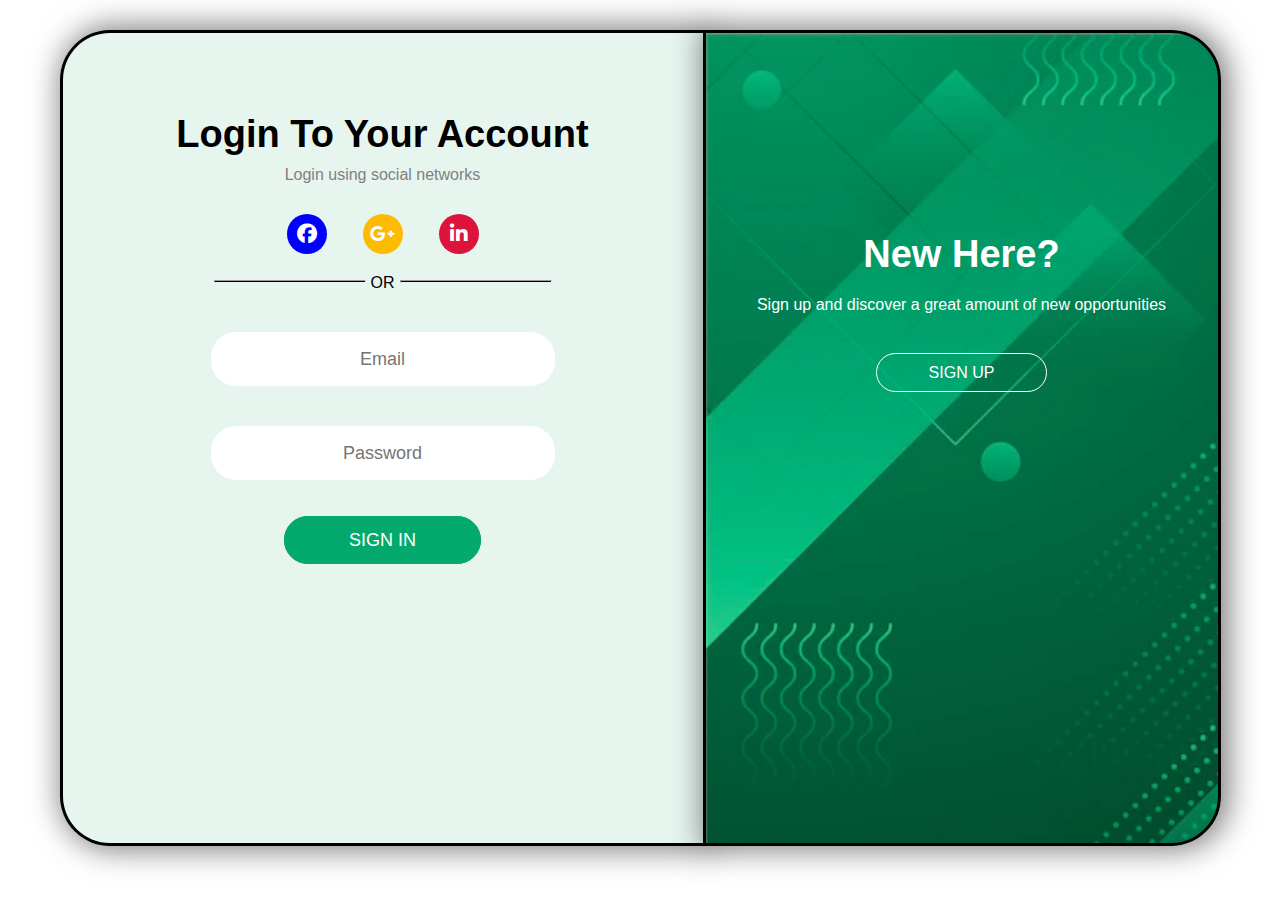
<file: pages/sign_in.html>
<!DOCTYPE html>
<html lang="en">
<head>
    <meta charset="UTF-8">
    <meta http-equiv="X-UA-Compatible" content="IE=edge">
    <meta name="viewport" content="width=device-width, initial-scale=1.0">
    <title>Sign In</title>
    <link rel="stylesheet" href="../styles/sign_in.css">
    <link rel="stylesheet" href="https://cdnjs.cloudflare.com/ajax/libs/font-awesome/6.2.1/css/all.min.css">
</head>
<body>
    <section id="signin">
        <div class="signin-left">
            <h2>Login To Your Account</h2>
            <p>Login using social networks</p>
            <div class="signin_icons">
                <ul>
                    <li class="facebook"><i class="fa-brands fa-facebook"></i></li>
                    <li class="google"><i class="fa-brands fa-google-plus-g"></i></li>
                    <li class="linkedin"><i class="fa-brands fa-linkedin-in"></i></li>
                </ul>
            </div>

            <hr><span>OR</span><hr>

            <form>
                <input type="email" placeholder="Email">
                <input type="password" placeholder="Password">
            </form>

            <a target="_blank" href="../pages/index.html">SIGN IN</a>
        </div>

        <div class="signin-right">
            <h2>New Here?</h2>
            <p>Sign up and discover a great amount of new opportunities</p>
            <a target="_blank" href="../pages/sign_up.html">SIGN UP</a>
        </div>
    </section>
</body>
</html>
</file>
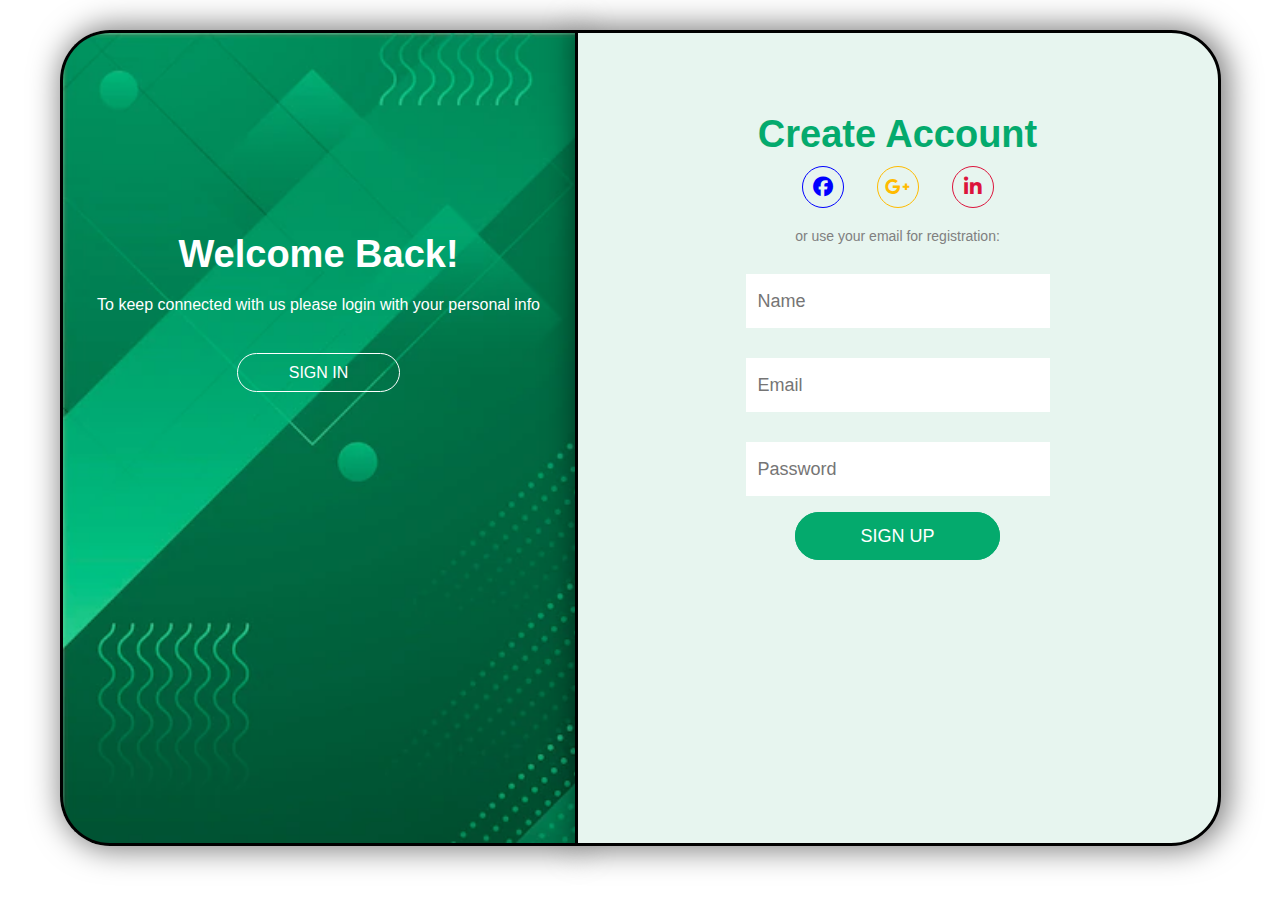
<file: pages/sign_up.html>
<!DOCTYPE html>
<html lang="en">
<head>
    <meta charset="UTF-8">
    <meta http-equiv="X-UA-Compatible" content="IE=edge">
    <meta name="viewport" content="width=device-width, initial-scale=1.0">
    <title>Sign Up</title>
    <link rel="stylesheet" href="../styles/sign_up.css">
    <link rel="stylesheet" href="https://cdnjs.cloudflare.com/ajax/libs/font-awesome/6.2.1/css/all.min.css">
</head>
<body>
    <section id="signup">
        <div class="signup-left">
            <h2>Welcome Back!</h2>
            <p>To keep connected with us please login with your personal info</p>
            <a href="../pages/sign_in.html">SIGN IN</a>
        </div>

        <div class="signup_right">
            <h2>Create Account</h2>
            <div class="signup_icons">
                <ul>
                    <li class="facebook"><i class="fa-brands fa-facebook"></i></li>
                    <li class="google"><i class="fa-brands fa-google-plus-g"></i></li>
                    <li class="linkedin"><i class="fa-brands fa-linkedin-in"></i></li>
                </ul>
            </div>

            <p>or use your email for registration:</p>

            <form>
                <input type="text" placeholder="Name">
                <input type="email" placeholder="Email">
                <input type="password" placeholder="Password">
            </form>

            <a href="../pages/index.html">SIGN UP</a>

        </div>
    </section>
</body>
</html>
</file>
<file: styles/style.css>
@import url('https://fonts.googleapis.com/css2?family=Open+Sans:wght@400;700&family=Sono:wght@400;700&display=swap');

body{
    font-family: 'Open Sans', sans-serif;
}

*{
    margin: 0;
    padding: 0;
}

header{
    height: 90vh;
    background-image: url("../images/bg.png");
    background-position: center;
    background-size: cover;
}

nav{
    padding: 2% 6%;
    display: flex;
    justify-content: space-between;
    align-items: center;
}

nav a img{
    width: 150px;
}

.nav-links{
    flex: 1;
    text-align: center;
}

.nav-links ul li{
    display: inline-block;
    padding: 8px 20px;
    position: relative;
}

.nav-links ul li a{
    color: black;
    text-decoration: none;
    text-transform: uppercase;
    font-size: 18px;
}

.nav-links ul li::after{
    content: '';
    width: 0%;
    height: 2px;
    background: #04AA6D;
    transition: 0.5s;
    margin: auto;
    display: block;
}

.nav-links ul li:hover::after{
    width: 100%;
}

.dropbtn{
    background-color: #04AA6D;
    border-radius: 20px;
    color: white;
    padding: 16px;
    font-size: 16px;
    border: none;
    cursor: pointer;
    transition: 0.5s;
}
  
.dropdown{
    position: relative;
    display: inline-block;
    margin-left: 15px;
}

.dropbtn:hover{
    background-color: aquamarine;
}
  
.dropdown-content{
    margin-top: 1px;
    display: none;
    position: absolute;
    background-color: white;
    min-width: 95px;
    box-shadow: 0px 8px 16px 0px rgba(0,0,0,0.2);
    z-index: 1;
}

.dropdown-content a:last-child{
    border-top: 1px solid black;
}
  
.dropdown-content a{
    color: black;
    padding: 12px 16px;
    text-decoration: none;
    display: block;
}
  
.dropdown-content a:hover{
    background-color: #04AA6D;
}
  
.dropdown:hover .dropdown-content{
    display: block;
}
  
.nav-icons input{
    width: 150px;
    height: 28px;
    border-radius: 25px;
    margin-right: 7px;
    font-size: 20px;
    padding-left: 10px;
}

.header{
    width: 80%;
    margin: auto;
    display: flex;
    justify-content: space-between;
    align-items: center;
}

.header-text{
    flex-basis: 44%;
}

.header-img{
    flex-basis: 44%;
}

.header-img img{
    width: 100%;
}

.header-text h1{
    font-size: 48px;
    margin-bottom: 20px;
    color: #04AA6D;
}

.header-text p{
    font-size: 16px;
    margin-bottom: 50px;
}

.btn{
    text-decoration: none;
    border: 2px solid #04AA6D;
    color:#04AA6D;
    font-size: 16px;
    padding: 2% 17%;
    border-radius: 15px;
    box-shadow: 0 0 15px 5px rgba(0, 255, 0, 0.2);
    transition: 1s;
}

.btn:hover{
    background-color: #ffffff;
}

footer{
    background-color: #C0C1FF;
}

.footer{
    margin: auto;
    padding-top: 50px;
    width: 90%;
    display: flex;
    align-items: center;
    justify-content: space-between;
}

.footer_right{
    flex-basis: 54%;
}


.footer_text{
    width: 80%;
    margin: auto;
    display: flex;
    align-items: center;
    justify-content: space-between;
}

.footer-subtext{
    margin-bottom: 50px;
    text-align: center;
    line-height: 2;
}

.footer-subtext ul{
    list-style: none;
}

.footer-subtext h4{
    font-size: 18px;
}

.footer-subtext ul li{
    cursor: pointer;
    color: grey;
}

.footer-subtext ul li:hover{
    color:white;
}

.footer_logo{
    text-align: center;
    font-size: 12px;
    margin-bottom: 40px;
}

.footer_logo img{
    width: 300px;
    margin-bottom: 10px;
}

.footer_icons{
    margin: auto;
    width: 50%;
    margin-bottom: 50px;
}

.footer_icons ul{
    display: flex;
    justify-content: space-between;
}

.footer_icons ul li{
    width: 50px;
    height: 50px;
    display: flex;
    justify-content: center;
    align-items: center;
    font-size: 28px;
    border-radius: 50%;
    cursor: pointer;
    transition: 1s;
}

.footer_icons ul li:hover{
    background-color: white;
}

.fa-facebook{
    color:blue;
}

.facebook{
    border: 1px solid blue;
}

.fa-instagram{
    color:crimson;
}

.instagram{
    border: 1px solid crimson;
}

.fa-whatsapp{
    color: green;
}

.whatsapp{
    border: 1px solid green;
}

.fa-twitter{
    color: rgb(0, 162, 255);
}

.twitter{
    border: 1px solid rgb(0, 162, 255);
}
</file>
<file: styles/home.css>
.block1-text .btn{
    padding: 1% 7%;
    margin-left: 40%;
}

.block{
    display: flex;
    width: 90%;
    margin: 50px auto;
    align-items: center;
    justify-content: space-between;
}

.block1-text{
    flex-basis: 44%;
}

.block1-text h3, .block3-header h1{
    text-align: center;
    font-size: 28px;
    margin-bottom: 20px;
    color:#04AA6D;
}

.block1-text p{
    color:gray;
    line-height: 1.7;
    margin-bottom: 20px;
    text-align: center;
}


#block3{
    text-align: center;
    padding-top: 2%;
    background-image: url("../images/bg.png");
    background-position: center;
    background-size: cover;
}

.block3-header{
    width: 80%;
    margin: auto;
}

.block3-col{
    flex-basis: 31%;
    border-radius: 10px;
    margin-bottom: 5%;
    text-align: center;
}

.block3-col img{
    width: 100%;
    border-radius: 10px;
    border:2px solid #04AA6D;
}

.block3-col h3{
    text-align: center;
    margin-top: 16px;
    margin-bottom: 15px;
}

.block3-col p{
    padding: 0;
    color: grey;
}

.block3-col:hover{
    box-shadow: 0px 0px 20px 0
        rgba(4, 9, 30, 0.7);
    transform: scale(1.1);
}

.row{
    display: flex;
    justify-content: space-between;
    align-items: center;
    margin-top: 5%;
}
</file>
<file: styles/eth.css>
.header-img{
    flex-basis: 30%;
}

.header-img img{
    width: 100%;
}

marquee{
    font-size: 32px;
    color: rgb(255, 255, 255);
    background-color: black;
}

marquee span{
    color: red;
    margin-left: 30px;
}

#block2{
    width: 80%;
    margin: 70px auto;
    text-align: center;
}

.block2-holder{
    display: flex;
    justify-content: space-between;
    align-items: flex-start;
}

#block2 h2{
    color:#04AA6D;
    font-size: 36px;
    margin-bottom: 10px;
}

#block2 p{
    color: gray;
    font-size: 18px;
    margin-bottom: 30px;
}

.input div{
    margin-bottom: 30px;
    display: flex;
    justify-content: space-between;
    align-items: center;
}

.input input{
    margin-left: 10px;
    height: 40px;
    width: 200px;
    border-radius: 15px;
    padding: 5px;
    font-size: 16px;
}

.input label{
    color:#04AA6D;
    text-transform: uppercase;
}

.radio{
    display: flex;
    flex-direction: column;
    justify-content: space-between;
    align-items: flex-start;
    text-align: left;
}

.radio label{
    font-size: 18px;
}

.gender label{
    text-transform: uppercase;
    margin-right: 10px;
}

.gender select{
    height: 50px;
    border-radius: 15px;
    font-size: 18px;
    border: 1px solid #04AA6D;
}

.region{
    font-size: 18px;
    text-transform: uppercase;
}

.act{
    font-size: 18px;
    color:#04AA6D;
    text-transform: uppercase;
}

.text textarea{
    color: white;
    font-size: 18px;
    margin-bottom: 30px;
    background-image: linear-gradient(rgba(0, 0, 0, 0.3), rgba(0, 0, 0, 0.8)), url("../images/money.jpg");
}

.text input{
    color: white;
    padding: 2% 10%;
    border: none;
    border-radius: 15px;
    background-color: #04AA6D;
    cursor: pointer;
}
</file>
<file: styles/faq.css>
.header-img img{
    width: 70%;
}

h2{
    color:#04AA6D;
    font-size: 36px;
    margin-bottom: 50px;
}

#block2{
    width: 80%;
    margin: 50px auto;
    text-align: center;
}

.row{
    display: flex;
    justify-content: space-between;
    align-items: center;
}

.block2-col{
    flex-basis: 33%;
    margin-right: 80px;
    background-color: #f0f0f0;
    padding: 2%;
    box-sizing: border-box;
    border-radius: 15px;
    border: 1px solid grey;
    box-shadow: 0 0 10px 10px rgba(55, 173, 0, 0.2);
}

.b{
    margin-right: 0;
}

.block2-col img{
    width: 100%;
    padding-top: 50px;
    border-radius: 50%;
}

.block2-col h3{
    margin-bottom: 20px;
}

#block1{
    width: 80%;
    margin: 50px auto;
    text-align: center;
}
</file>
<file: styles/payment.css>
.header-text{
    margin: 100px auto;
    text-align: center;
}

.block1-text .btn{
    padding: 1% 7%;
    margin-left: 40%;
}

.block{
    display: flex;
    width: 90%;
    margin: 50px auto;
    align-items: center;
    justify-content: space-between;
}

.block1-text{
    flex-basis: 44%;
}

.block1-text h3, .block3-header h1{
    text-align: center;
    font-size: 28px;
    margin-bottom: 20px;
    color:#04AA6D;
}

.block1-text p{
    color:gray;
    line-height: 1.7;
    margin-bottom: 20px;
    text-align: center;
}
</file>
<file: styles/sign_in.css>
*{
    margin: 0;
    padding: 0;
}

@import url('https://fonts.googleapis.com/css2?family=Open+Sans:wght@400;700&family=Sono:wght@400;700&display=swap');

body{
    background-color: white;
    font-family: 'Open Sans', sans-serif;
}

#signin{
    display: flex;
    justify-content: center;
    padding-top: 30px;
    margin: auto;
}

.signin-right{
    color: white;
    text-align: center;
    border: 3px solid black;
    height: 90vh;
    flex-basis: 40%;
    background-size: cover;
    background-image: url("../images/sign.webp");
    border-radius: 50px;
    border-top-left-radius: 0;
    border-bottom-left-radius: 0;
    box-shadow: 4px 0 30px 4px rgba(0, 0, 0, 0.5);
}

.signin-left{
    text-align: center;
    border: 3px solid black;
    height: 90vh;
    border-right: 0px;
    flex-basis: 50%;
    background-color: #e7f5ef;
    border-radius: 50px;
    border-top-right-radius: 0;
    border-bottom-right-radius: 0;
    box-shadow: 4px 0 30px 4px rgba(0, 0, 0, 0.5);
}

.signin-right h2{
    padding-top: 200px;
    font-size: 38px;
    margin-bottom: 20px;
}

.signin-right p{
    margin-bottom: 50px;
}

.signin-right a{
    text-decoration: none;
    color: white;
    border: 1px solid white;
    padding: 2% 10%;
    border-radius: 25px;
    transition: 1s;
}

.signin-right a:hover{
    background-color: green;
}

.signin-left h2{
    margin-top: 80px;
    font-size: 38px;
    margin-bottom: 10px;
}

.signin-left p{
    color: gray;
    margin-bottom: 30px;
}

.signin_icons{
    margin: auto;
    width: 30%;
    margin-bottom: 20px;
}

.signin_icons ul{
    display: flex;
    justify-content: space-between;
}

.signin_icons ul li{
    width: 40px;
    height: 40px;
    display: flex;
    justify-content: center;
    align-items: center;
    font-size: 20px;
    border-radius: 50%;
    cursor: pointer;
    transition: 1s;
}

.signin_icons ul li:hover{
    background-color: white;
}

.fa-facebook{
    color:rgb(255, 255, 255);
}

.facebook{
    background-color: blue;
}

.fa-linkedin-in{
    color:rgb(255, 255, 255);
}

.linkedin{
    background-color: crimson;
}

.fa-google-plus-g{
    color:rgb(255, 255, 255);
}

.google{
    background-color: rgb(255, 187, 0);
}

.signup_right p{
    margin-bottom: 30px;
    font-size: 14px;
    color: gray;
}

form{
    margin-bottom: 50px;
}

input{
    display: block;
    margin: auto;
    width: 320px;
    border: none;
    height: 30px;
    padding: 12px;
    font-size: 18px;
    border-radius: 25px;
    text-align: center;
    margin-top: 40px;
}

.signin-left a{
    text-decoration: none;
    color: #ffffff;
    border: 1px solid #04AA6D;
    background-color: #04AA6D;
    padding: 2% 10%;
    border-radius: 25px;
    cursor: pointer;
    font-size: 18px;
    transition: 1s;
}

.signin-left a:hover{
    background-color:aquamarine;
}

hr{
    width: 150px;
    display: inline-block;
    margin-bottom: 5px;
    margin-left: 5px;
    margin-right: 5px;
    height: 1px;
    background-color: black;
}
</file>
<file: styles/sign_up.css>
*{
    margin: 0;
    padding: 0;
}

@import url('https://fonts.googleapis.com/css2?family=Open+Sans:wght@400;700&family=Sono:wght@400;700&display=swap');

body{
    background-color: white;
    font-family: 'Open Sans', sans-serif;
}

#signup{
    display: flex;
    justify-content: center;
    padding-top: 30px;
    margin: auto;
}

.signup-left{
    color: white;
    text-align: center;
    border: 3px solid black;
    height: 90vh;
    flex-basis: 40%;
    background-size: cover;
    background-image: url("../images/sign.webp");
    border-right: 0px;
    border-radius: 50px;
    border-top-right-radius: 0;
    border-bottom-right-radius: 0;
    box-shadow: 4px 0 30px 4px rgba(0, 0, 0, 0.5);
}

.signup_right{
    text-align: center;
    border: 3px solid black;
    height: 90vh;
    flex-basis: 50%;
    background-color: #e7f5ef;
    border-radius: 50px;
    border-top-left-radius: 0;
    border-bottom-left-radius: 0;
    box-shadow: 4px 0 30px 4px rgba(0, 0, 0, 0.5);
}

.signup-left h2{
    padding-top: 200px;
    font-size: 38px;
    margin-bottom: 20px;
}

.signup-left p{
    margin-bottom: 50px;
}

.signup-left a{
    text-decoration: none;
    color: white;
    border: 1px solid white;
    padding: 2% 10%;
    border-radius: 25px;
    transition: 1s;
}

.signup-left a:hover{
    background-color: green;
}

.signup_right h2{
    margin-top: 80px;
    font-size: 38px;
    margin-bottom: 10px;
    color:#04AA6D;
}

.signup_icons{
    margin: auto;
    width: 30%;
    margin-bottom: 20px;
}

.signup_icons ul{
    display: flex;
    justify-content: space-between;
}

.signup_icons ul li{
    width: 40px;
    height: 40px;
    display: flex;
    justify-content: center;
    align-items: center;
    font-size: 20px;
    border-radius: 50%;
    cursor: pointer;
    transition: 1s;
}

.signup_icons ul li:hover{
    background-color: white;
}

.fa-facebook{
    color:blue;
}

.facebook{
    border: 1px solid blue;
}

.fa-linkedin-in{
    color:crimson;
}

.linkedin{
    border: 1px solid crimson;
}

.fa-google-plus-g{
    color: rgb(255, 187, 0);
}

.google{
    border: 1px solid rgb(255, 187, 0);
}

.signup_right p{
    margin-bottom: 30px;
    font-size: 14px;
    color: gray;
}

input{
    display: block;
    margin: auto;
    margin-bottom: 30px;
    width: 280px;
    border: none;
    height: 30px;
    padding: 12px;
    font-size: 18px;
}

.signup_right a{
    text-decoration: none;
    color: #ffffff;
    border: 1px solid #04AA6D;
    background-color: #04AA6D;
    padding: 2% 10%;
    border-radius: 25px;
    cursor: pointer;
    font-size: 18px;
    transition: 1s;
}

.signup_right a:hover{
    background-color:aquamarine;
}
</file>
